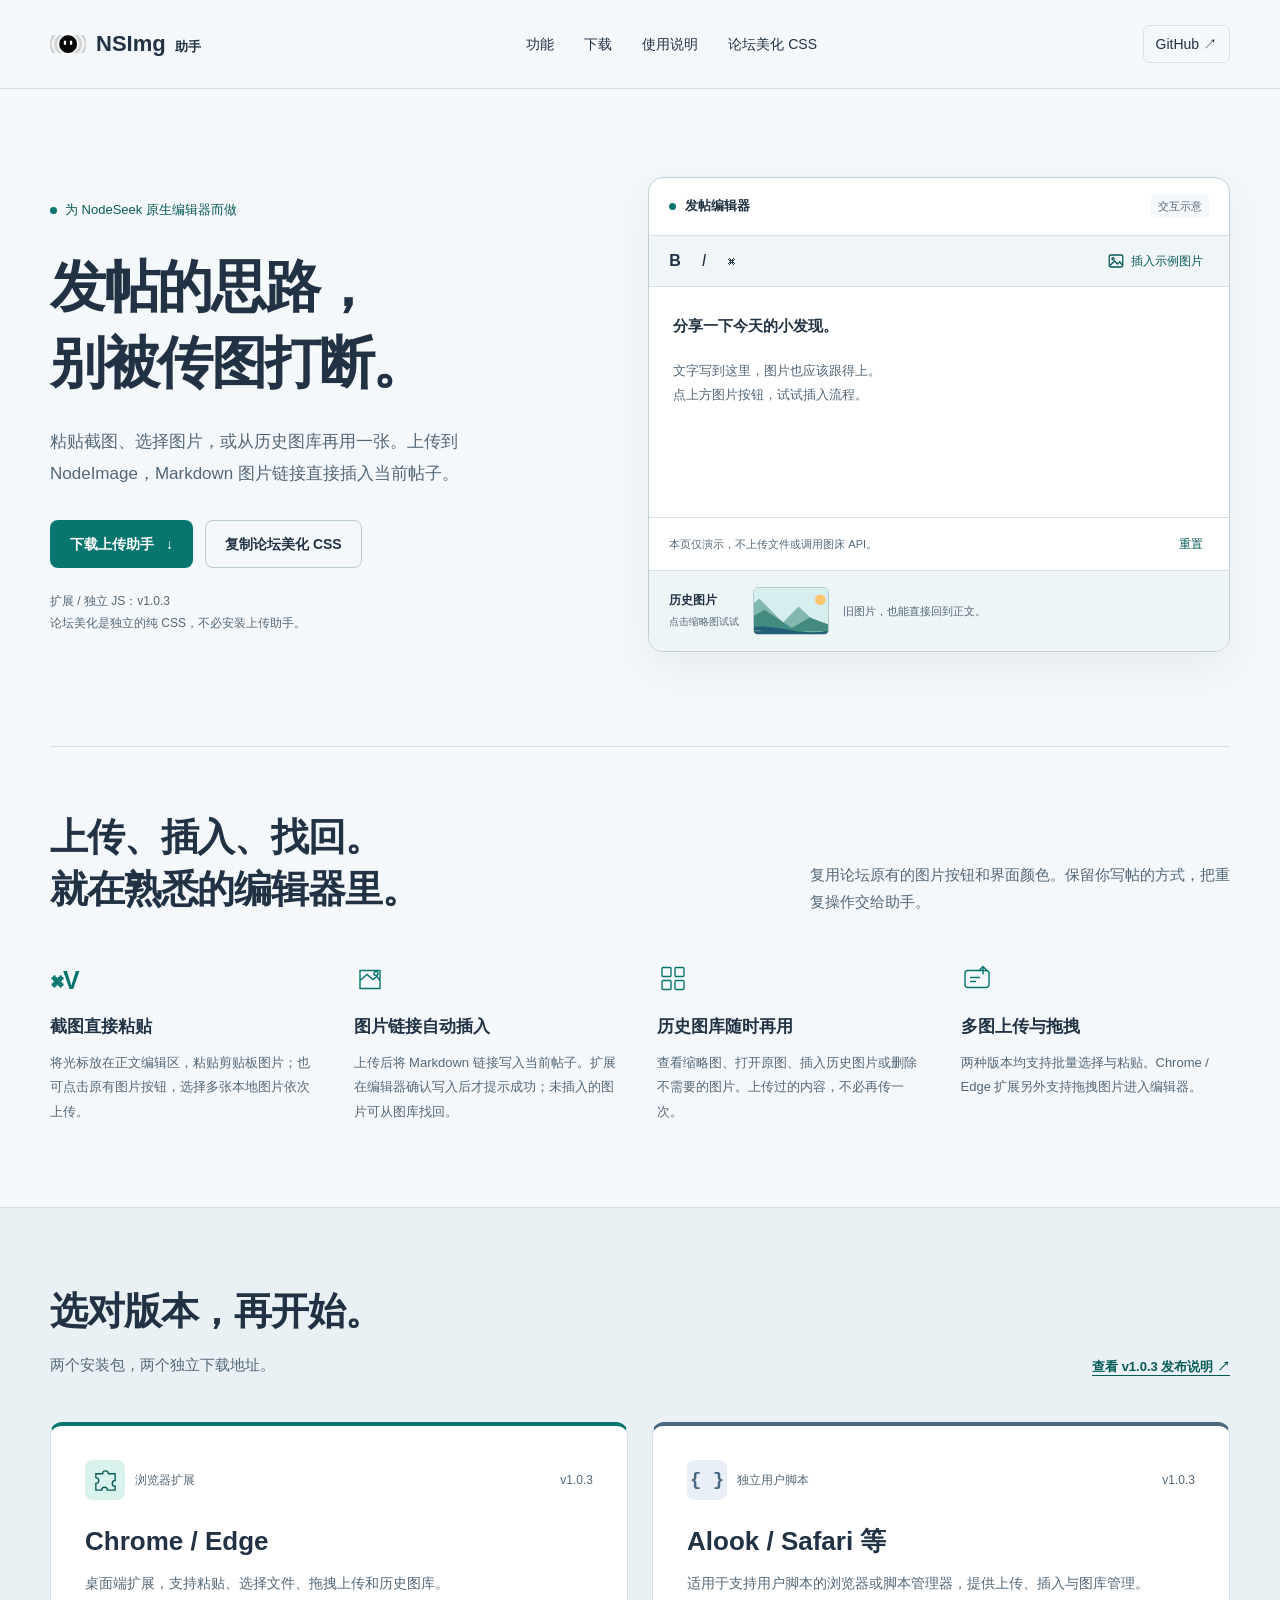
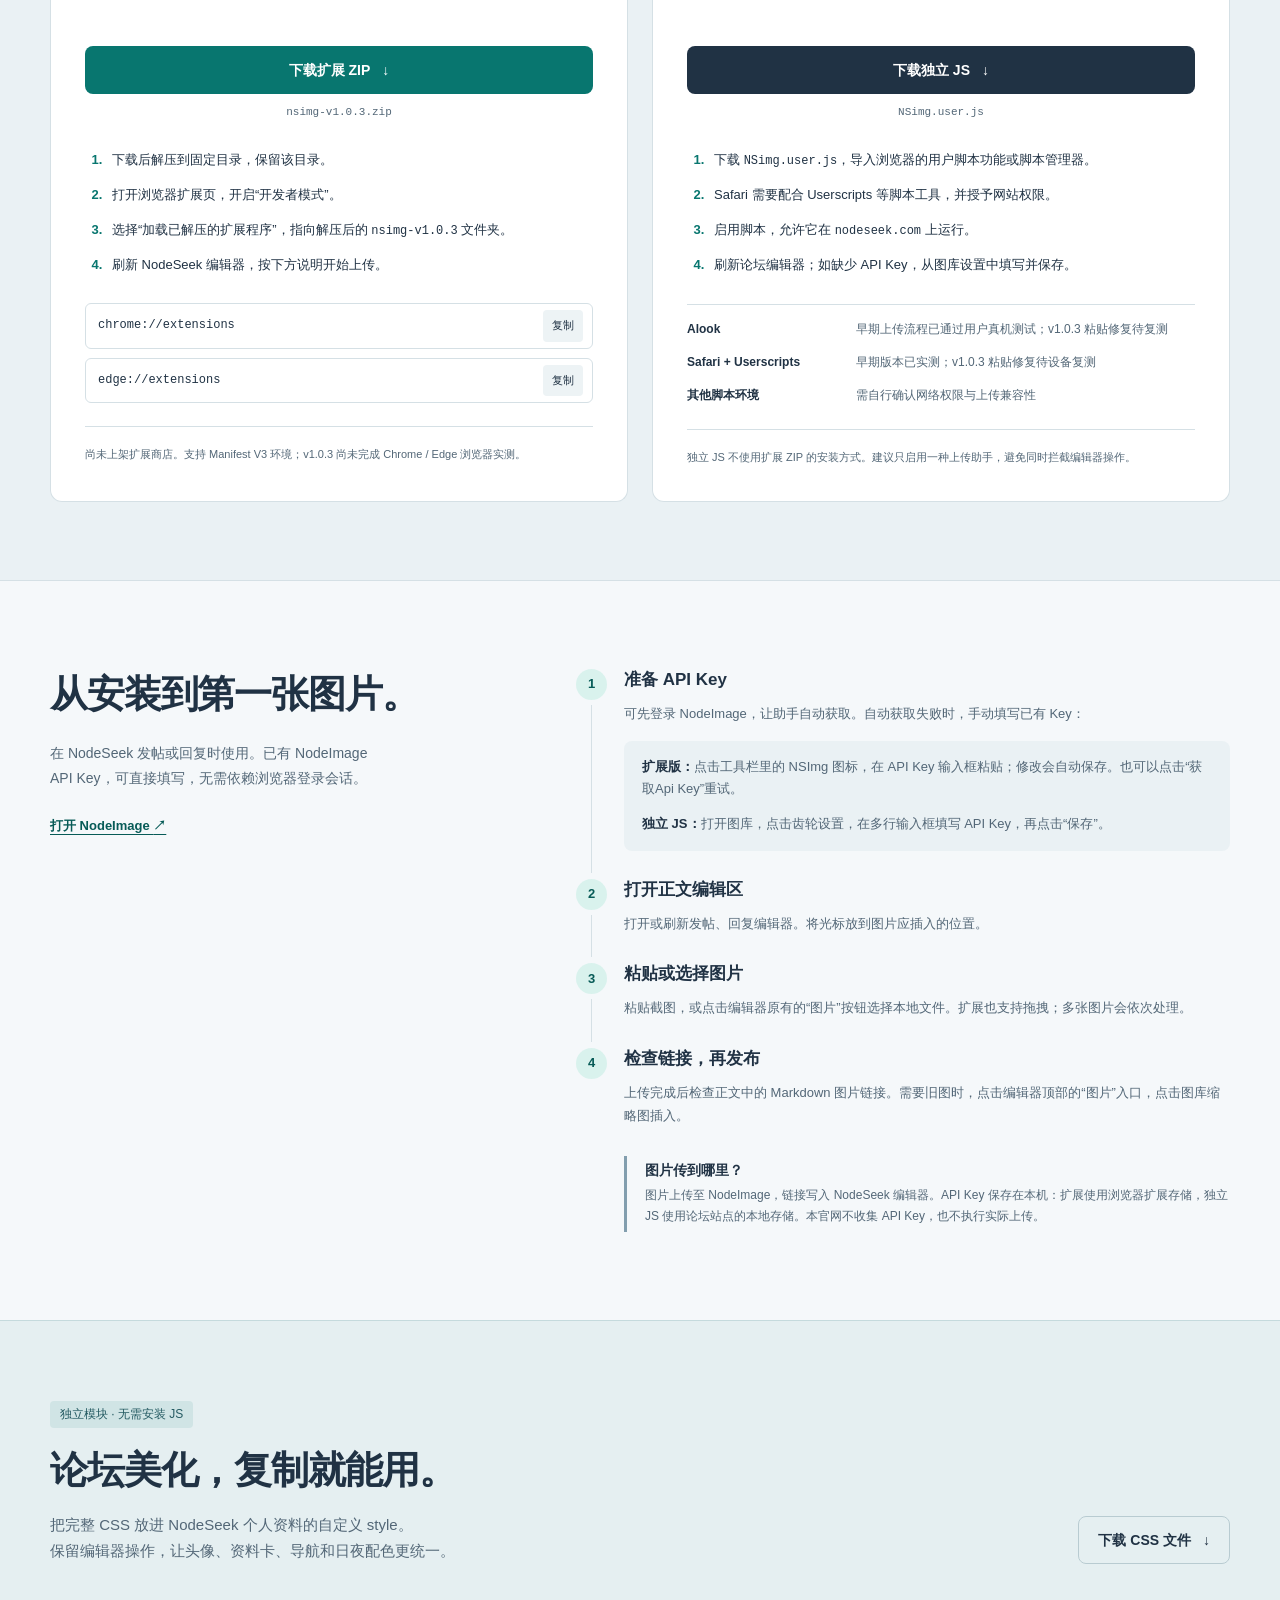
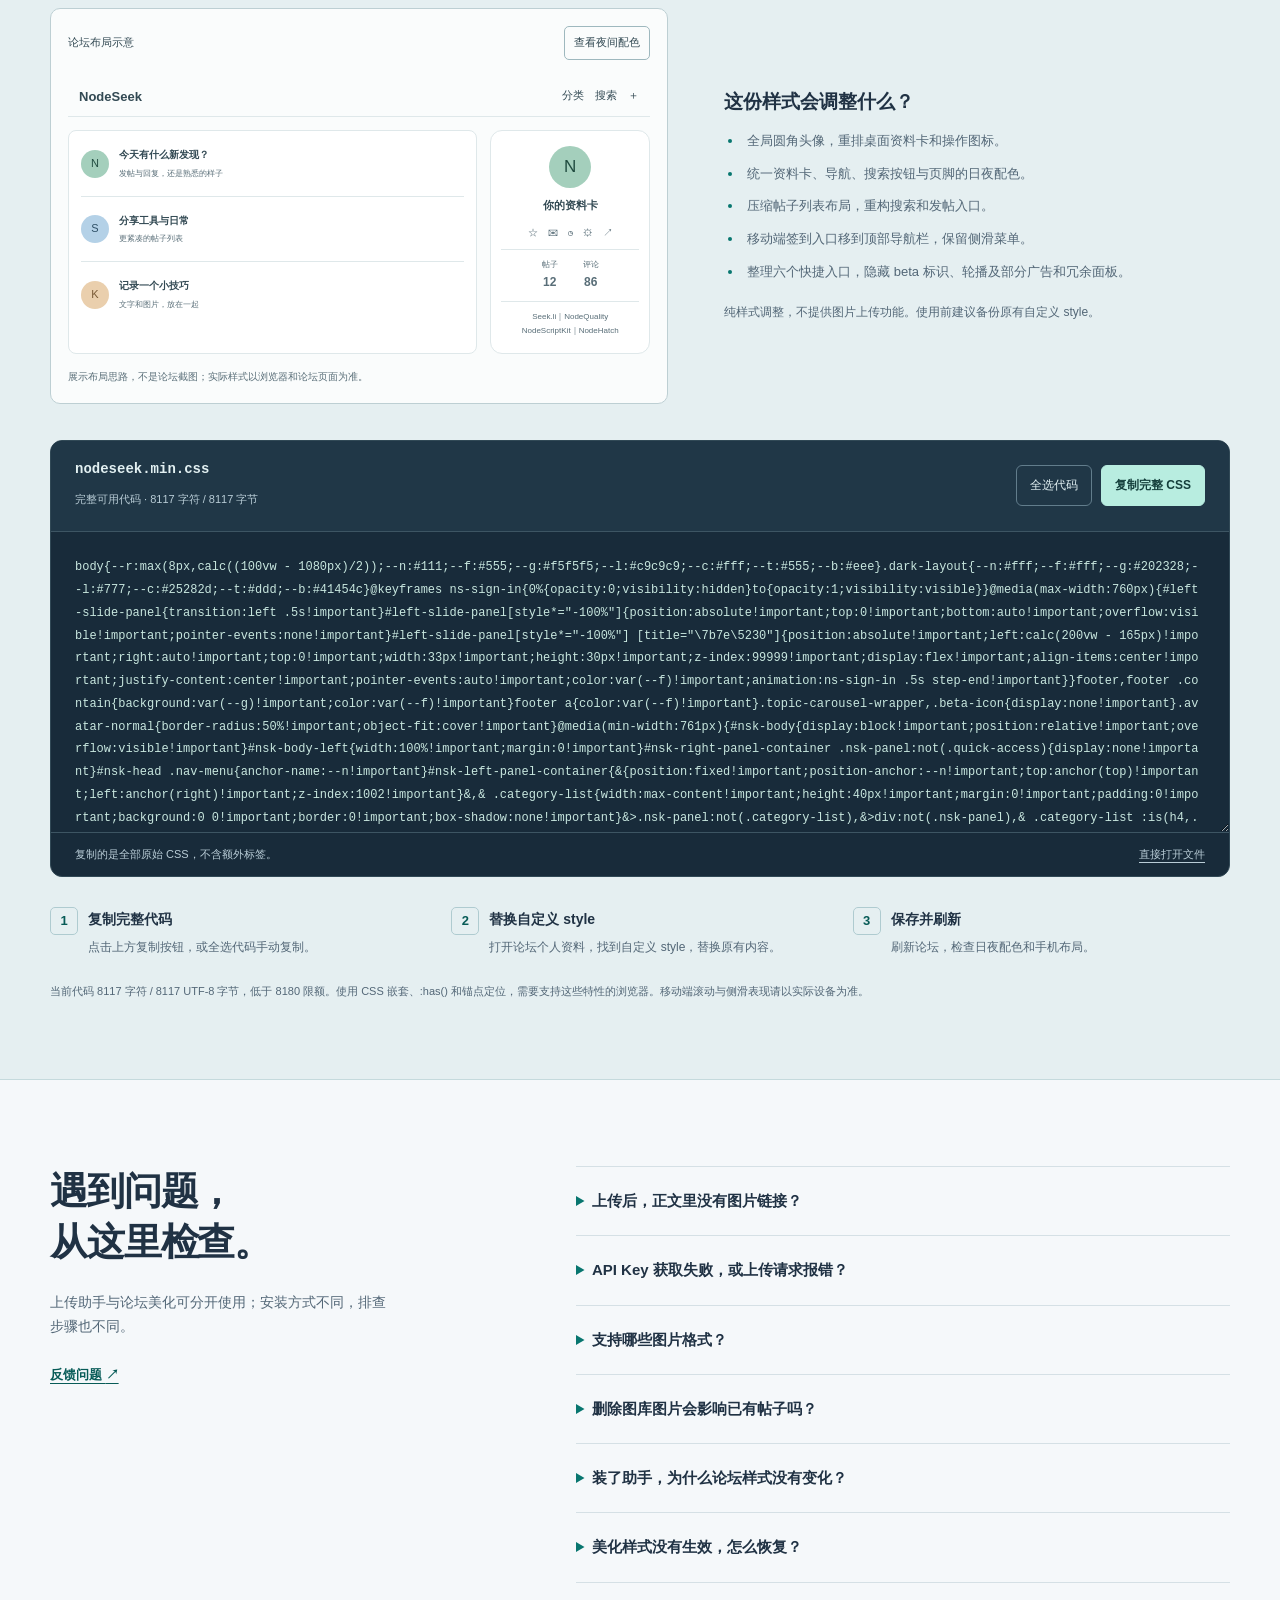
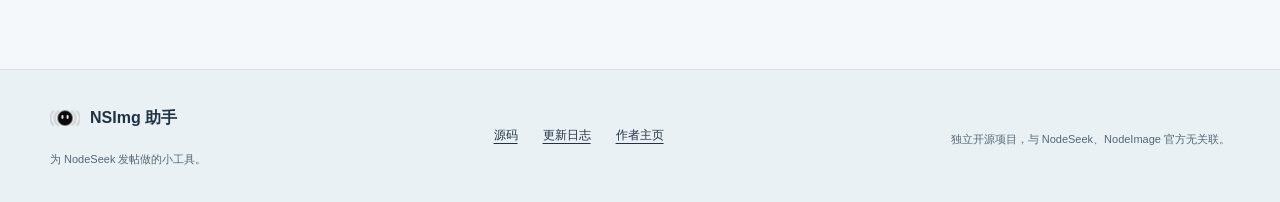
<file: docs/index.html>
<!doctype html>
<html lang="zh-CN">
<head>
  <meta charset="utf-8">
  <meta name="viewport" content="width=device-width, initial-scale=1">
  <meta name="theme-color" content="#f5f8fa">
  <title>NSImg 助手 · 图片上传与 NodeSeek 论坛美化</title>
  <meta name="description" content="为 NodeSeek 原生编辑器提供 NodeImage 图片上传、Markdown 插入与历史图库。分别下载浏览器扩展或独立 JS，一键复制论坛美化 CSS。">
  <meta property="og:title" content="NSImg 助手 · 发帖时，让图片顺手跟上">
  <meta property="og:description" content="扩展与独立 JS 下载、完整使用教程、可直接复制的 NodeSeek 美化 CSS。">
  <meta property="og:type" content="website">
  <link rel="canonical" href="https://nsimg.goforit.si/">
  <link rel="icon" href="site-assets/icon.png" type="image/png">
  <link rel="stylesheet" href="site-assets/style.css?v=20261004-2">
  <script src="site-assets/home.js?v=20261004-2" defer></script>
</head>
<body>
<a class="skip" href="#main">跳到主要内容</a>
<header class="site-header">
  <div class="container header-inner">
    <a class="brand" href="#"><img src="site-assets/icon.png" width="36" height="36" alt=""><span>NSImg <small>助手</small></span></a>
    <nav aria-label="主导航"><a href="#features">功能</a><a href="#download">下载</a><a href="#guide">使用说明</a><a href="#css">论坛美化 CSS</a></nav>
    <a class="source-link" href="https://github.com/5hux1n/NSimg" aria-label="GitHub 项目仓库">GitHub <span aria-hidden="true">↗</span></a>
  </div>
</header>
<main id="main">
  <section class="hero container" aria-labelledby="hero-title">
    <div class="hero-copy">
      <span class="product-tag"><span class="dot" aria-hidden="true"></span>为 NodeSeek 原生编辑器而做</span>
      <h1 id="hero-title">发帖的思路，<br>别被传图打断。</h1>
      <p class="hero-lead">粘贴截图、选择图片，或从历史图库再用一张。上传到 NodeImage，Markdown 图片链接直接插入当前帖子。</p>
      <div class="actions"><a class="button primary" href="#download">下载上传助手 <span aria-hidden="true">↓</span></a><a class="button secondary" href="#css">复制论坛美化 CSS</a></div>
      <p class="hero-note">扩展 / 独立 JS：v1.0.3<br>论坛美化是独立的纯 CSS，不必安装上传助手。</p>
    </div>
    <div class="workbench" aria-label="图片插入流程交互示意">
      <div class="workbench-top"><span><i class="dot" aria-hidden="true"></i> 发帖编辑器</span><span class="demo-badge">交互示意</span></div>
      <div class="editor-toolbar"><span aria-hidden="true"><b>B</b> <i>I</i> <span>⌘</span></span><button id="demo-insert" type="button"><svg viewBox="0 0 24 24" aria-hidden="true"><rect x="3" y="4" width="18" height="16" rx="2"/><circle cx="8" cy="9" r="1.5"/><path d="m4 18 6-6 4 4 3-3 4 5"/></svg>插入示例图片</button></div>
      <div class="editor-body"><p class="post-title">分享一下今天的小发现。</p><p id="demo-hint" class="editor-placeholder">文字写到这里，图片也应该跟得上。<br>点上方图片按钮，试试插入流程。</p><div id="demo-result" hidden><img src="site-assets/demo-landscape.svg" width="680" height="300" alt="山与海的示例插画"><code>![今日小发现](https://example.com/photo.png)</code></div></div>
      <div class="editor-status"><span id="demo-state" role="status">本页仅演示，不上传文件或调用图床 API。</span><button id="demo-reset" type="button">重置</button></div>
      <div class="gallery-strip"><span>历史图片<br><small>点击缩略图试试</small></span><button type="button" class="gallery-thumb" data-demo-gallery aria-label="插入历史示例图片：山与海"><img src="site-assets/demo-landscape.svg" width="92" height="62" alt=""></button><span class="gallery-caption">旧图片，也能直接回到正文。</span></div>
    </div>
  </section>

  <section id="features" class="feature-section container" aria-labelledby="features-title">
    <div class="section-heading"><div><h2 id="features-title">上传、插入、找回。<br>就在熟悉的编辑器里。</h2></div><p>复用论坛原有的图片按钮和界面颜色。保留你写帖的方式，把重复操作交给助手。</p></div>
    <div class="feature-grid">
      <article><span class="feature-symbol" aria-hidden="true">⌘V</span><h3>截图直接粘贴</h3><p>将光标放在正文编辑区，粘贴剪贴板图片；也可点击原有图片按钮，选择多张本地图片依次上传。</p></article>
      <article><svg class="feature-symbol icon" viewBox="0 0 32 32" aria-hidden="true"><path d="M6 8h20v18H6zM6 18l7-6 6 5 4-3 3 4"/><circle cx="22" cy="11" r="2"/></svg><h3>图片链接自动插入</h3><p>上传后将 Markdown 链接写入当前帖子。扩展在编辑器确认写入后才提示成功；未插入的图片可从图库找回。</p></article>
      <article><svg class="feature-symbol icon" viewBox="0 0 32 32" aria-hidden="true"><rect x="5" y="5" width="9" height="9" rx="1"/><rect x="18" y="5" width="9" height="9" rx="1"/><rect x="5" y="18" width="9" height="9" rx="1"/><rect x="18" y="18" width="9" height="9" rx="1"/></svg><h3>历史图库随时再用</h3><p>查看缩略图、打开原图、插入历史图片或删除不需要的图片。上传过的内容，不必再传一次。</p></article>
      <article><svg class="feature-symbol icon" viewBox="0 0 32 32" aria-hidden="true"><rect x="4" y="8" width="24" height="17" rx="3"/><path d="M9 15h10m-10 4h6M22 4v8m-4-4 4-4 4 4"/></svg><h3>多图上传与拖拽</h3><p>两种版本均支持批量选择与粘贴。Chrome / Edge 扩展另外支持拖拽图片进入编辑器。</p></article>
    </div>
  </section>

  <section id="download" class="download-section" aria-labelledby="download-title">
    <div class="container">
      <div class="section-heading"><div><h2 id="download-title">选对版本，再开始。</h2><p>两个安装包，两个独立下载地址。</p></div><a class="text-link" href="https://github.com/5hux1n/NSimg/releases/tag/v1.0.3">查看 v1.0.3 发布说明 <span aria-hidden="true">↗</span></a></div>
      <div class="download-grid">
        <article class="download-card extension-card">
          <div class="package-heading"><span class="package-mark" aria-hidden="true"><svg viewBox="0 0 28 28"><path d="M4 7h7a3 3 0 1 1 6 0h7v7a3 3 0 1 0 0 6v4h-8a3 3 0 1 0-6 0H4v-7a3 3 0 1 0 0-6z"/></svg></span><span class="package-type">浏览器扩展</span><span class="version">v1.0.3</span></div>
          <h3>Chrome / Edge</h3><p>桌面端扩展，支持粘贴、选择文件、拖拽上传和历史图库。</p>
          <a class="button primary download-link" href="downloads/nsimg-v1.0.3.zip" download="nsimg-v1.0.3.zip">下载扩展 ZIP <span aria-hidden="true">↓</span></a>
          <div class="file-label">nsimg-v1.0.3.zip</div>
          <ol class="install-steps"><li>下载后解压到固定目录，保留该目录。</li><li>打开浏览器扩展页，开启“开发者模式”。</li><li>选择“加载已解压的扩展程序”，指向解压后的 <code>nsimg-v1.0.3</code> 文件夹。</li><li>刷新 NodeSeek 编辑器，按下方说明开始上传。</li></ol>
          <div class="address-row"><code>chrome://extensions</code><button class="copy-small" type="button" data-copy-text="chrome://extensions" aria-label="复制 Chrome 扩展页面地址">复制</button></div>
          <div class="address-row"><code>edge://extensions</code><button class="copy-small" type="button" data-copy-text="edge://extensions" aria-label="复制 Edge 扩展页面地址">复制</button></div>
          <p class="package-note">尚未上架扩展商店。支持 Manifest V3 环境；v1.0.3 尚未完成 Chrome / Edge 浏览器实测。</p>
        </article>
        <article class="download-card script-card">
          <div class="package-heading"><span class="package-mark script-mark" aria-hidden="true">{ }</span><span class="package-type">独立用户脚本</span><span class="version">v1.0.3</span></div>
          <h3>Alook / Safari 等</h3><p>适用于支持用户脚本的浏览器或脚本管理器，提供上传、插入与图库管理。</p>
          <a class="button dark download-link" href="downloads/NSimg.user.js" download="NSimg.user.js">下载独立 JS <span aria-hidden="true">↓</span></a>
          <div class="file-label">NSimg.user.js</div>
          <ol class="install-steps"><li>下载 <code>NSimg.user.js</code>，导入浏览器的用户脚本功能或脚本管理器。</li><li>Safari 需要配合 Userscripts 等脚本工具，并授予网站权限。</li><li>启用脚本，允许它在 <code>nodeseek.com</code> 上运行。</li><li>刷新论坛编辑器；如缺少 API Key，从图库设置中填写并保存。</li></ol>
          <div class="support-list"><div><b>Alook</b><span>早期上传流程已通过用户真机测试；v1.0.3 粘贴修复待复测</span></div><div><b>Safari + Userscripts</b><span>早期版本已实测；v1.0.3 粘贴修复待设备复测</span></div><div><b>其他脚本环境</b><span>需自行确认网络权限与上传兼容性</span></div></div>
          <p class="package-note">独立 JS 不使用扩展 ZIP 的安装方式。建议只启用一种上传助手，避免同时拦截编辑器操作。</p>
        </article>
      </div>
    </div>
  </section>

  <section id="guide" class="guide-section container" aria-labelledby="guide-title">
    <div class="guide-intro"><h2 id="guide-title">从安装到第一张图片。</h2><p>在 NodeSeek 发帖或回复时使用。已有 NodeImage API Key，可直接填写，无需依赖浏览器登录会话。</p><a class="text-link" href="https://www.nodeimage.com/">打开 NodeImage <span aria-hidden="true">↗</span></a></div>
    <div class="guide-content">
      <ol class="usage-steps">
        <li><h3>准备 API Key</h3><p>可先登录 NodeImage，让助手自动获取。自动获取失败时，手动填写已有 Key：</p><div class="key-instructions"><p><b>扩展版：</b>点击工具栏里的 NSImg 图标，在 API Key 输入框粘贴；修改会自动保存。也可以点击“获取Api Key”重试。</p><p><b>独立 JS：</b>打开图库，点击齿轮设置，在多行输入框填写 API Key，再点击“保存”。</p></div></li>
        <li><h3>打开正文编辑区</h3><p>打开或刷新发帖、回复编辑器。将光标放到图片应插入的位置。</p></li>
        <li><h3>粘贴或选择图片</h3><p>粘贴截图，或点击编辑器原有的“图片”按钮选择本地文件。扩展也支持拖拽；多张图片会依次处理。</p></li>
        <li><h3>检查链接，再发布</h3><p>上传完成后检查正文中的 Markdown 图片链接。需要旧图时，点击编辑器顶部的“图片”入口，点击图库缩略图插入。</p></li>
      </ol>
      <aside class="privacy-note"><h3>图片传到哪里？</h3><p>图片上传至 NodeImage，链接写入 NodeSeek 编辑器。API Key 保存在本机：扩展使用浏览器扩展存储，独立 JS 使用论坛站点的本地存储。本官网不收集 API Key，也不执行实际上传。</p></aside>
    </div>
  </section>

  <section id="css" class="css-section" aria-labelledby="css-title">
    <div class="container">
      <div class="section-heading"><div><span class="module-tag">独立模块 · 无需安装 JS</span><h2 id="css-title">论坛美化，复制就能用。</h2><p>把完整 CSS 放进 NodeSeek 个人资料的自定义 style。<br>保留编辑器操作，让头像、资料卡、导航和日夜配色更统一。</p></div><a class="button secondary" href="downloads/nodeseek.min.css" download="nodeseek.min.css">下载 CSS 文件 <span aria-hidden="true">↓</span></a></div>
      <div class="css-overview">
        <div class="forum-preview" id="forum-preview"><div class="forum-preview-bar"><span>论坛布局示意</span><button id="theme-preview" type="button" aria-pressed="false">查看夜间配色</button></div><div class="mini-nav"><b>NodeSeek</b><span>分类　搜索　＋</span></div><div class="mini-layout"><div class="mini-posts"><div><span class="mini-avatar">N</span><span><b>今天有什么新发现？</b><small>发帖与回复，还是熟悉的样子</small></span></div><div><span class="mini-avatar blue">S</span><span><b>分享工具与日常</b><small>更紧凑的帖子列表</small></span></div><div><span class="mini-avatar peach">K</span><span><b>记录一个小技巧</b><small>文字和图片，放在一起</small></span></div></div><div class="mini-profile"><span class="mini-avatar profile-avatar">N</span><b>你的资料卡</b><span class="mini-tools">☆　✉　◷　⚙　↗</span><div class="mini-stats"><span>帖子<br><b>12</b></span><span>评论<br><b>86</b></span></div><small>Seek.li｜NodeQuality<br>NodeScriptKit｜NodeHatch</small></div></div><p class="preview-caption">展示布局思路，不是论坛截图；实际样式以浏览器和论坛页面为准。</p></div>
        <div class="css-feature-list"><h3>这份样式会调整什么？</h3><ul><li>全局圆角头像，重排桌面资料卡和操作图标。</li><li>统一资料卡、导航、搜索按钮与页脚的日夜配色。</li><li>压缩帖子列表布局，重构搜索和发帖入口。</li><li>移动端签到入口移到顶部导航栏，保留侧滑菜单。</li><li>整理六个快捷入口，隐藏 beta 标识、轮播及部分广告和冗余面板。</li></ul><p>纯样式调整，不提供图片上传功能。使用前建议备份原有自定义 style。</p></div>
      </div>
      <div class="code-container" aria-labelledby="code-title">
        <div class="code-toolbar"><div><h3 id="code-title">nodeseek.min.css</h3><span>完整可用代码 · <span id="css-size">8117 字符 / 8117 字节</span></span></div><div class="code-actions"><button id="select-css" type="button">全选代码</button><button id="copy-css" class="copy-main" type="button">复制完整 CSS</button></div></div>
        <label class="sr-only" for="css-code">NodeSeek 论坛美化完整 CSS，可选中复制</label>
        <textarea id="css-code" readonly spellcheck="false" wrap="soft" aria-describedby="css-copy-status">body{--r:max(8px,calc((100vw - 1080px)/2));--n:#111;--f:#555;--g:#f5f5f5;--l:#c9c9c9;--c:#fff;--t:#555;--b:#eee}.dark-layout{--n:#fff;--f:#fff;--g:#202328;--l:#777;--c:#25282d;--t:#ddd;--b:#41454c}@keyframes ns-sign-in{0%{opacity:0;visibility:hidden}to{opacity:1;visibility:visible}}@media(max-width:760px){#left-slide-panel{transition:left .5s!important}#left-slide-panel[style*="-100%"]{position:absolute!important;top:0!important;bottom:auto!important;overflow:visible!important;pointer-events:none!important}#left-slide-panel[style*="-100%"] [title="\7b7e\5230"]{position:absolute!important;left:calc(200vw - 165px)!important;right:auto!important;top:0!important;width:33px!important;height:30px!important;z-index:99999!important;display:flex!important;align-items:center!important;justify-content:center!important;pointer-events:auto!important;color:var(--f)!important;animation:ns-sign-in .5s step-end!important}}footer,footer .contain{background:var(--g)!important;color:var(--f)!important}footer a{color:var(--f)!important}.topic-carousel-wrapper,.beta-icon{display:none!important}.avatar-normal{border-radius:50%!important;object-fit:cover!important}@media(min-width:761px){#nsk-body{display:block!important;position:relative!important;overflow:visible!important}#nsk-body-left{width:100%!important;margin:0!important}#nsk-right-panel-container .nsk-panel:not(.quick-access){display:none!important}#nsk-head .nav-menu{anchor-name:--n!important}#nsk-left-panel-container{&amp;{position:fixed!important;position-anchor:--n!important;top:anchor(top)!important;left:anchor(right)!important;z-index:1002!important}&amp;,&amp; .category-list{width:max-content!important;height:40px!important;margin:0!important;padding:0!important;background:0 0!important;border:0!important;box-shadow:none!important}&amp;&gt;.nsk-panel:not(.category-list),&amp;&gt;div:not(.nsk-panel),&amp; .category-list :is(h4,.iconpark-icon,li:nth-child(-n+7)){display:none!important}}:is(.nav-menu,.category-list ul){&amp;{display:flex!important;align-items:center!important;height:40px!important;margin:0!important;padding:0!important}&amp; li{margin:0!important;padding:0!important;border:0!important;background:0 0!important}&amp; li a{display:flex!important;align-items:center!important;justify-content:center!important;height:40px!important;margin:0!important;padding:0 9px!important;background:0 0!important;border:0!important;border-radius:0!important;box-shadow:none!important;font-size:13px!important;font-weight:400!important;white-space:nowrap!important}&amp; li,&amp; li :is(a,span){color:var(--n)!important;-webkit-text-fill-color:var(--n)!important;opacity:1!important}}.user-card{&amp;{color:var(--t)!important;margin:0!important;padding:0!important;background:var(--c)!important;border:0!important;border-radius:16px!important;box-shadow:0 3px 8px #0004!important;overflow:hidden!important}&amp; .user-head{height:auto!important;min-height:0!important;display:flex!important;flex-direction:column!important;align-items:center!important;gap:12px!important;padding:22px 16px 16px!important;margin:0!important;background:var(--c)!important}&amp; .user-head&gt;.menu{display:contents!important}&amp; .user-head&gt;a{margin:0!important}&amp; .user-head .avatar-normal{width:72px!important;height:72px!important;margin:0!important}&amp; .menu&gt;a{margin:0!important;font-size:16px!important}&amp; .menu&gt;div{display:grid!important;align-items:center!important;text-align:center!important;grid-auto-flow:column!important;grid-auto-columns:1fr!important;gap:0!important;width:100%!important;margin:0!important}&amp; .menu&gt;div svg{margin:0!important}&amp; .menu&gt;div&gt;a:empty{display:none!important}&amp; .menu&gt;div&gt;*{display:flex!important;justify-content:center!important;margin:0!important}&amp; :is(.user-stat,.stat-block,.stat-block&gt;div,.stat-block a){background:var(--c)!important}&amp; .user-stat{margin:0!important;padding:16px!important;border:0!important;border-top:1px solid var(--b)!important;display:grid!important;grid-template-columns:1fr 1fr!important;gap:16px!important}&amp; :is(.user-stat,.stat-block){border-radius:0!important;box-shadow:none!important}&amp; .stat-block{display:flex!important;flex-direction:column!important;gap:12px!important}&amp; .stat-block&gt;div,&amp; .stat-block&gt;div&gt;a{transform:none!important;display:flex!important;align-items:center!important;gap:6px!important}&amp; :is(a,svg){color:var(--t)!important}&amp; .usercard-button-group{padding:0 16px 16px!important}}body&gt;.user-card{z-index:1104!important}#nsk-right-panel-container{position:fixed!important;top:56px!important;right:var(--r)!important;width:248px!important;display:flex!important;flex-wrap:wrap!important;justify-content:center!important;gap:0!important;margin:0!important;padding:16px!important;z-index:1102!important;background:var(--c)!important;border-radius:16px!important;box-shadow:0 3px 8px #0004!important;&amp;&gt;.user-card{margin:-16px -16px 8px!important;flex:0 0 280px!important;border-bottom:1px solid var(--b)!important;border-radius:16px 16px 0 0!important;box-shadow:none!important}&amp;&gt;div:has(&gt;.promotation-item),&amp; :is(.quick-access,.quick-access ul,.quick-access li:has([href="/lucky"])){display:contents!important}&amp; .quick-access :is(h4,li:not(:has([href="/lucky"]))){display:none!important}&amp; :is(.promotation-item,[href="/lucky"]){width:auto!important;display:flex!important;align-items:center!important;height:28px!important;margin:0!important;padding:0!important;font-size:12px!important;border:0!important;box-shadow:none!important;color:var(--t)!important;background:none!important}&amp; [href="/lucky"]{order:1!important}&amp; .promotation-item:not(:has(img:is([alt="Seek.li"],[alt=NodeQuality],[alt=NodeScriptKit],[alt=NodeHatch],[alt="NFD2.0"]))){display:none!important}&amp; :is(.promotation-item img,[href="/lucky"] svg){display:none!important}&amp; .promotation-item{&amp;:before{content:var(--s)}&amp;[href*="seek.li"]{--s:"Seek.li"}&amp;[href*=nodequality]{--s:"NodeQuality"}&amp;[href*=NodeScriptKit]{--s:"NodeScriptKit"}&amp;[href*="132849"]{--s:"NodeHatch"}&amp;[href*="286885"]{--s:"NFD2.0"}}&amp; :is([href*="seek.li"],[href*=nodequality],[href*="132849"],[href*="286885"]):after{content:"\ff5c";margin:0 4px;color:var(--b)}}#nsk-head{&amp; .search-box{right:calc(var(--r) + 80px)!important;overflow:visible!important}&amp; .color-theme-switcher{right:calc(var(--r) + 40px)!important}&amp; #search-site2{position:absolute!important;inset:0!important;margin:0!important;cursor:pointer!important;outline:0!important;width:32px!important;padding:0!important;color:transparent!important;background:0 0!important;box-shadow:none!important}&amp; #search-site2::placeholder{color:transparent!important}&amp; .search-icon{position:absolute!important;top:50%!important;left:50%!important;right:auto!important;width:16px!important;height:16px!important;margin:0!important;transform:translate(-50%,-50%)!important;pointer-events:none!important;z-index:2!important}}#nsk-head :is(.search-box,.color-theme-switcher),div:has(&gt;.btn.new-discussion){position:fixed!important;top:4px!important;z-index:1102!important;width:32px!important;height:32px!important;margin:0!important;padding:0!important}#nsk-head :is(#search-site2,.color-theme-switcher),.btn.new-discussion{height:32px!important;border:1px solid var(--l)!important;border-radius:4px!important;box-sizing:border-box!important}#nsk-head .color-theme-switcher,.btn.new-discussion{width:32px!important;display:flex!important;align-items:center!important;justify-content:center!important;margin:0!important;padding:0!important;color:var(--f)!important;background:0 0!important;box-shadow:none!important;line-height:1!important}div:has(&gt;.btn.new-discussion){right:var(--r)!important;display:block!important}.btn.new-discussion :is(span,svg){display:none!important}.btn.new-discussion:before{content:"+";display:block!important;color:var(--f)!important;font:22px/28px Arial,sans-serif!important}}@media(761px&lt;=width&lt;=1400px){#nsk-right-panel-container&gt;:not(:has(&gt;.btn.new-discussion)){display:none!important}#nsk-right-panel-container{display:contents!important}}@media(761px&lt;=width&lt;=1100px){#nsk-left-panel-container{display:none!important}}@media(min-width:1401px){#nsk-body{width:780px!important;left:-150px!important}}.with-mask{z-index:1200!important}</textarea>
        <div class="code-footer"><span id="css-copy-status" role="status">复制的是全部原始 CSS，不含额外标签。</span><a href="downloads/nodeseek.min.css">直接打开文件</a></div>
      </div>
      <ol class="css-install"><li><b>复制完整代码</b><span>点击上方复制按钮，或全选代码手动复制。</span></li><li><b>替换自定义 style</b><span>打开论坛个人资料，找到自定义 style，替换原有内容。</span></li><li><b>保存并刷新</b><span>刷新论坛，检查日夜配色和手机布局。</span></li></ol>
      <p class="css-compat">当前代码 8117 字符 / 8117 UTF-8 字节，低于 8180 限额。使用 CSS 嵌套、:has() 和锚点定位，需要支持这些特性的浏览器。移动端滚动与侧滑表现请以实际设备为准。</p>
    </div>
  </section>

  <section class="faq-section container" aria-labelledby="faq-title">
    <div class="faq-intro"><h2 id="faq-title">遇到问题，<br>从这里检查。</h2><p>上传助手与论坛美化可分开使用；安装方式不同，排查步骤也不同。</p><a class="text-link" href="https://github.com/5hux1n/NSimg/issues">反馈问题 <span aria-hidden="true">↗</span></a></div>
    <div class="faq-list">
      <details><summary>上传后，正文里没有图片链接？</summary><p>确认当前页面有发帖或回复编辑器，光标在正文中。图片可能已经上传成功，可打开历史图库重新插入；不要因插入失败反复上传同一张图片。</p></details>
      <details><summary>API Key 获取失败，或上传请求报错？</summary><p>自动获取需要相应的 NodeImage 登录状态；已有 Key 可以直接手动填写。独立 JS 填写后需要点击“保存”。查看错误信息和网络权限：401 / 403 可能是认证或访问拒绝，其他网络错误也会影响上传，不代表保存的 Key 一定失效。</p></details>
      <details><summary>支持哪些图片格式？</summary><p>扩展会检查 PNG、JPEG、GIF、WebP、BMP 的真实文件头，避免扩展名与内容不符。独立 JS 将所选图片交给浏览器上传，最终能否接收由 NodeImage 决定。</p></details>
      <details><summary>删除图库图片会影响已有帖子吗？</summary><p>图库删除操作会删除 NodeImage 上的图片，无法恢复。使用该图片链接的历史帖子可能因此无法显示，请在删除前确认。</p></details>
      <details><summary>装了助手，为什么论坛样式没有变化？</summary><p>上传助手不会自动安装论坛美化。需要在上方独立 CSS 模块复制完整代码，再到论坛个人资料的自定义 style 中保存。CSS 无需扩展或独立 JS 即可使用。</p></details>
      <details><summary>美化样式没有生效，怎么恢复？</summary><p>确认复制了完整代码、保存成功并刷新页面。样式依赖较新的浏览器特性；论坛页面更新也可能影响选择器。清空自定义 style，或恢复事先备份的内容，即可撤销美化。</p></details>
    </div>
  </section>
</main>
<footer class="site-footer"><div class="container footer-inner"><div><a class="brand" href="#"><img src="site-assets/icon.png" width="30" height="30" alt=""><span>NSImg 助手</span></a><p>为 NodeSeek 发帖做的小工具。</p></div><nav aria-label="页脚导航"><a href="https://github.com/5hux1n/NSimg">源码</a><a href="https://github.com/5hux1n/NSimg/blob/main/CHANGELOG.md">更新日志</a><a href="https://mjh.im/">作者主页</a></nav><p class="footer-note">独立开源项目，与 NodeSeek、NodeImage 官方无关联。</p></div></footer>
<div id="copy-feedback" class="copy-feedback" role="status"></div>
<noscript><p class="noscript-note">下载和使用说明仍可查看。复制 CSS 时，请在代码框中手动全选复制。</p></noscript>
</body>
</html>
</file>
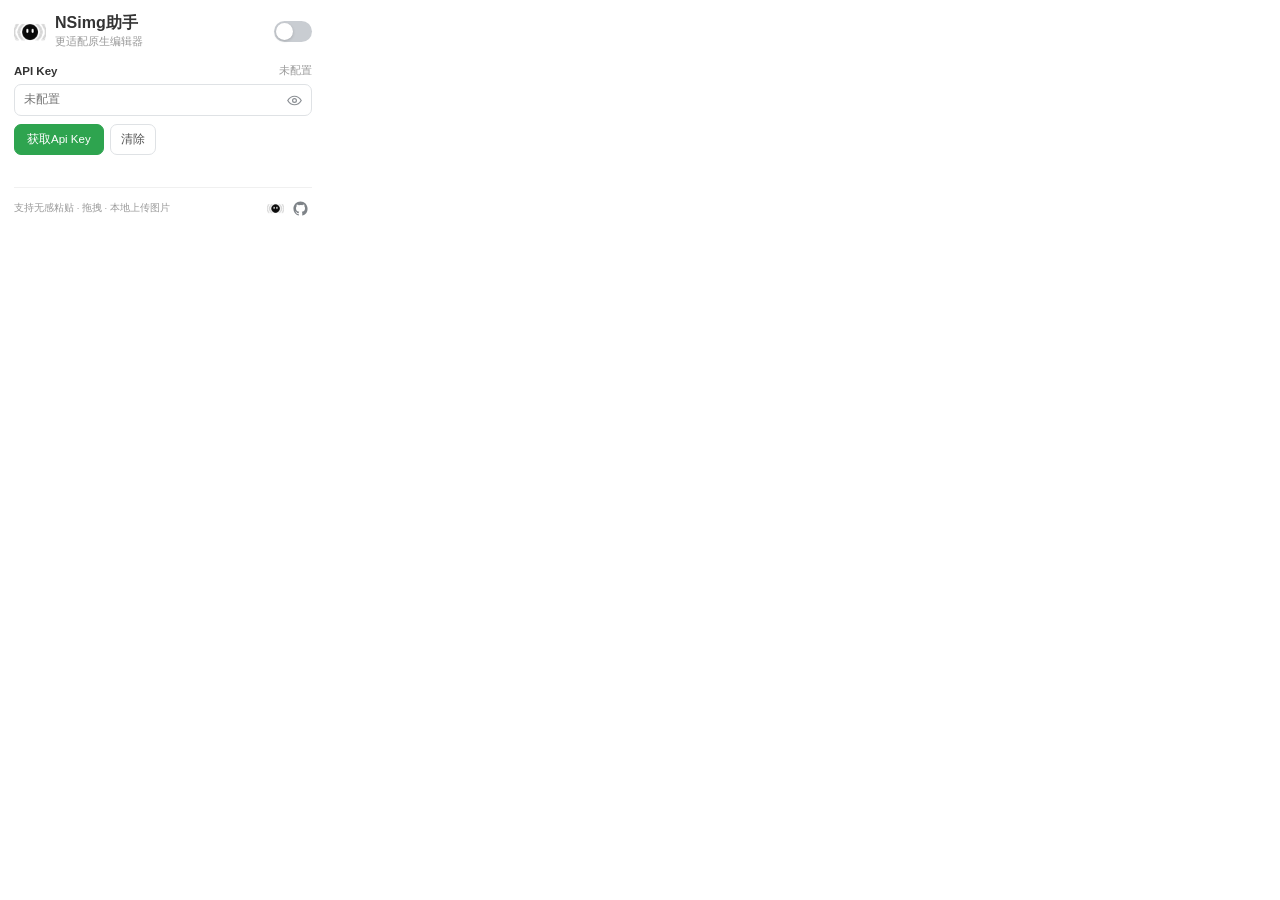
<file: extension/popup.html>
<!doctype html>
<html lang="zh-CN"><head><meta charset="utf-8"><meta name="viewport" content="width=device-width,initial-scale=1"><title>NSimg助手</title><link rel="stylesheet" href="popup.css"></head>
<body><main>
<header>
  <div class="brand"><img src="icons/48.png" alt=""><div><h1>NSimg助手</h1><p>更适配原生编辑器</p></div></div>
  <label class="switch" title="启用/停止"><input id="enabled" type="checkbox"><span></span></label>
</header>
<section class="settings">
  <div class="labelRow"><label for="key">API Key</label><span id="keyHint">未配置</span></div>
  <div class="keyRow">
    <div class="inputWrap"><input id="key" type="password" autocomplete="off" spellcheck="false" placeholder="未配置"><button id="toggle" class="eyeBtn" type="button" title="显示 API Key" aria-label="显示 API Key"><svg viewBox="0 0 24 24" aria-hidden="true"><path d="M2.5 12s3.5-6 9.5-6 9.5 6 9.5 6-3.5 6-9.5 6-9.5-6-9.5-6Z"/><circle cx="12" cy="12" r="2.7"/></svg></button></div>
  </div>
  <div class="actions"><button id="refresh" class="primary">获取Api Key</button><button id="clear">清除</button></div>
  <p id="message" aria-live="polite"></p>
</section>
<footer>
  <span>支持无感粘贴 · 拖拽 · 本地上传图片</span>
  <nav>
    <button id="openNodeImage" class="footerIcon" type="button" title="打开 NodeImage" aria-label="打开 NodeImage"><img class="nodeimageIcon" src="icons/48.png" alt="" aria-hidden="true"></button>
    <button id="openGithub" class="footerIcon" type="button" title="GitHub · 5hux1n/nsimg" aria-label="打开 GitHub 项目"><svg viewBox="0 0 24 24" aria-hidden="true"><path fill-rule="evenodd" d="M12 2C6.48 2 2 6.58 2 12.23c0 4.52 2.87 8.35 6.84 9.7.5.1.68-.22.68-.49 0-.24-.01-1.05-.01-1.9-2.78.62-3.37-1.21-3.37-1.21-.45-1.18-1.11-1.49-1.11-1.49-.91-.64.07-.63.07-.63 1 .08 1.53 1.06 1.53 1.06.9 1.56 2.35 1.11 2.92.85.09-.66.35-1.11.64-1.37-2.22-.26-4.56-1.14-4.56-5.06 0-1.12.39-2.03 1.03-2.75-.1-.26-.45-1.3.1-2.71 0 0 .84-.28 2.75 1.05A9.35 9.35 0 0 1 12 6.94c.85 0 1.71.12 2.51.35 1.91-1.33 2.75-1.05 2.75-1.05.55 1.41.2 2.45.1 2.71.64.72 1.03 1.63 1.03 2.75 0 3.93-2.34 4.8-4.57 5.05.36.32.68.95.68 1.92 0 1.39-.01 2.5-.01 2.84 0 .27.18.59.69.49A10.23 10.23 0 0 0 22 12.23C22 6.58 17.52 2 12 2Z"/></svg></button>
  </nav>
</footer>
</main><script src="popup.js"></script></body></html>
</file>
<file: docs/site-assets/style.css>
:root {
  --ink: #203244;
  --muted: #536777;
  --accent: #08766f;
  --accent-dark: #075b57;
  --aqua: #d9f2ed;
  --paper: #f5f8fa;
  --line: #d5e0e5;
  --white: #fff;
  --radius: 12px;
  color-scheme: light;
  font-family: "Avenir Next", "PingFang SC", "Microsoft YaHei", sans-serif;
}
* { box-sizing: border-box; }
html { scroll-behavior: smooth; scroll-padding-top: 100px; }
body { margin: 0; background: var(--paper); color: var(--ink); line-height: 1.75; }
a { color: inherit; text-underline-offset: 4px; }
button, input, textarea { font: inherit; }
button, a { -webkit-tap-highlight-color: transparent; touch-action: manipulation; }
button { cursor: pointer; }
button:disabled { cursor: wait; }
button:focus-visible, a:focus-visible, textarea:focus-visible { outline: 3px solid #149a8d; outline-offset: 4px; }
button:focus:not(:focus-visible) { outline: none; }
button svg { width: 18px; height: 18px; fill: none; stroke: currentColor; stroke-width: 1.7; }
img { max-width: 100%; height: auto; display: block; }
[hidden] { display: none !important; }
h1, h2, h3, p { margin: 0; }
h1, h2, h3 { line-height: 1.35; }
h1 { font-size: clamp(36px, 4.4vw, 62px); font-weight: 750; letter-spacing: -.04em; }
h2 { font-size: clamp(28px, 3vw, 38px); font-weight: 700; letter-spacing: -.03em; }
h3 { font-size: 19px; font-weight: 650; }
code { font-family: "SFMono-Regular", Consolas, "Liberation Mono", monospace; }
.container { width: min(1180px, calc(100% - 64px)); margin-inline: auto; }
.skip { position: fixed; top: -80px; left: 16px; z-index: 100; background: var(--ink); color: white; padding: 10px 18px; border-radius: 6px; }
.skip:focus { top: 12px; }
.sr-only { position: absolute; width: 1px; height: 1px; padding: 0; margin: -1px; overflow: hidden; clip: rect(0,0,0,0); white-space: nowrap; border: 0; }
.site-header { background: var(--paper); border-bottom: 1px solid var(--line); }
.header-inner { display: flex; align-items: center; justify-content: space-between; gap: 28px; min-height: 88px; }
.brand { display: inline-flex; gap: 10px; align-items: center; font-weight: 750; font-size: 22px; text-decoration: none; flex-shrink: 0; }
.brand small { font-size: 13px; font-weight: 600; padding-left: 3px; }
.header-inner nav { display: flex; gap: 30px; font-size: 14px; }
.header-inner nav a, .source-link { text-decoration: none; }
.header-inner nav a:hover, .source-link:hover { color: var(--accent); }
.source-link { font-size: 14px; padding: 6px 12px; border: 1px solid var(--line); border-radius: 7px; }
.hero { display: grid; grid-template-columns: .95fr 1.05fr; gap: 72px; align-items: center; padding-block: 88px 94px; }
.product-tag { display: inline-flex; gap: 8px; align-items: center; font-size: 13px; color: var(--accent-dark); margin-bottom: 27px; }
.dot { display: inline-block; width: 7px; height: 7px; border-radius: 50%; background: var(--accent); flex-shrink: 0; }
.hero-lead { font-size: 17px; line-height: 1.9; color: var(--muted); max-width: 460px; margin-top: 25px; }
.actions { display: flex; align-items: center; gap: 12px; flex-wrap: wrap; margin-top: 30px; }
.button { display: inline-flex; align-items: center; justify-content: center; gap: 12px; min-height: 48px; padding: 11px 19px; border-radius: 8px; text-decoration: none; font-size: 14px; font-weight: 650; border: 1px solid transparent; line-height: 1.5; transition: background .15s; }
.primary { background: var(--accent); color: white; }
.primary:hover { background: var(--accent-dark); }
.secondary { background: transparent; color: var(--ink); border-color: #b8cbd1; }
.secondary:hover { background: #e7eff2; }
.dark { background: var(--ink); color: white; }
.dark:hover { background: #324d65; }
.hero-note { font-size: 12px; color: var(--muted); margin-top: 22px; line-height: 1.85; }
.workbench { background: var(--white); border: 1px solid #bfced7; border-radius: 15px; overflow: hidden; box-shadow: 0 15px 40px #254c6512; }
.workbench-top { display: flex; justify-content: space-between; align-items: center; padding: 17px 20px; font-size: 13px; }
.workbench-top > span:first-child { display: flex; align-items: center; gap: 9px; font-weight: 650; }
.demo-badge { font-size: 11px; color: var(--muted); background: var(--paper); border-radius: 4px; padding: 2px 7px; }
.editor-toolbar { display: flex; align-items: center; justify-content: space-between; padding: 9px 20px; border-block: 1px solid var(--line); background: #f0f5f7; }
.editor-toolbar > span { display: inline-flex; gap: 21px; }
.editor-toolbar button { display: inline-flex; align-items: center; gap: 6px; border: 0; background: transparent; color: var(--accent-dark); font-size: 12px; min-height: 32px; }
.editor-body { min-height: 230px; padding: 26px 24px; }
.post-title { font-weight: 650; font-size: 15px; margin-bottom: 19px; }
.editor-placeholder { color: var(--muted); font-size: 13px; line-height: 1.9; }
#demo-result img { width: 100%; aspect-ratio: 680 / 220; object-fit: cover; border-radius: 6px; margin-bottom: 10px; }
#demo-result code { display: block; font-size: 11px; color: var(--accent-dark); overflow-wrap: anywhere; }
.editor-status { display: flex; align-items: center; justify-content: space-between; gap: 14px; padding: 11px 20px; border-top: 1px solid var(--line); font-size: 11px; color: var(--muted); }
.editor-status button { border: 0; background: transparent; color: var(--accent-dark); font-size: 12px; min-height: 30px; flex-shrink: 0; }
.gallery-strip { border-top: 1px solid var(--line); padding: 16px 20px; display: flex; align-items: center; gap: 14px; background: #eef5f6; }
.gallery-strip > span:first-child { font-size: 12px; font-weight: 600; flex-shrink: 0; }
.gallery-strip small { font-size: 10px; color: var(--muted); font-weight: 400; }
.gallery-thumb { padding: 0; width: 76px; border: 1px solid #b7ced1; border-radius: 5px; overflow: hidden; background: #d7eeef; }
.gallery-thumb img { width: 100%; height: 46px; object-fit: cover; }
.gallery-caption { color: var(--muted); font-size: 11px; }
.section-heading { display: flex; align-items: flex-end; justify-content: space-between; gap: 60px; margin-bottom: 44px; }
.section-heading p { color: var(--muted); font-size: 15px; max-width: 420px; margin-top: 15px; }
.feature-section { border-top: 1px solid var(--line); padding-block: 65px 82px; }
.feature-grid { display: grid; grid-template-columns: repeat(4, 1fr); gap: 34px; }
.feature-symbol { height: 39px; display: block; font-size: 25px; font-weight: 600; margin-bottom: 18px; color: var(--accent); }
.feature-symbol.icon { width: 32px; fill: none; stroke: currentColor; stroke-width: 1.4; }
.feature-grid h3 { font-size: 17px; margin-bottom: 12px; }
.feature-grid p { font-size: 13px; color: var(--muted); line-height: 1.9; }
.download-section { background: #eaf1f4; border-block: 1px solid var(--line); padding-block: 78px; }
.text-link { font-size: 13px; color: var(--accent-dark); font-weight: 600; }
.download-grid { display: grid; grid-template-columns: 1fr 1fr; gap: 24px; }
.download-card { padding: 34px; background: var(--white); border: 1px solid var(--line); border-radius: var(--radius); }
.extension-card { border-top: 4px solid var(--accent); }
.script-card { border-top: 4px solid #49687f; }
.package-heading { display: flex; align-items: center; gap: 10px; margin-bottom: 24px; font-size: 12px; }
.package-mark { display: grid; place-items: center; width: 40px; height: 40px; background: var(--aqua); color: var(--accent-dark); border-radius: 8px; }
.package-mark svg { width: 27px; height: 27px; fill: none; stroke: currentColor; stroke-width: 1.4; }
.script-mark { background: #e9eff6; color: #49687f; font: 600 19px Consolas, monospace; }
.package-type { color: var(--muted); }
.version { margin-left: auto; color: var(--muted); font-size: 12px; }
.download-card h3 { font-size: 26px; margin-bottom: 12px; }
.download-card > p:not(.package-note) { font-size: 14px; color: var(--muted); min-height: 52px; }
.download-link { margin-top: 23px; width: 100%; }
.file-label { font: 11px/1.6 Consolas, monospace; text-align: center; color: var(--muted); margin-top: 10px; }
.install-steps { margin: 27px 0; padding-left: 21px; font-size: 13px; }
.install-steps li { padding-left: 6px; margin-bottom: 12px; }
.install-steps li::marker { color: var(--accent); font-weight: 600; }
.install-steps code { font-size: 12px; overflow-wrap: anywhere; }
.address-row { display: flex; align-items: center; justify-content: space-between; gap: 10px; padding: 6px 9px 6px 12px; border: 1px solid var(--line); border-radius: 6px; margin-top: 9px; }
.address-row code { font-size: 12px; }
.copy-small { padding: 6px 9px; font-size: 11px; border: 0; border-radius: 4px; background: #edf3f5; color: var(--ink); }
.package-note { font-size: 11px; color: var(--muted); margin-top: 23px; padding-top: 18px; border-top: 1px solid var(--line); }
.support-list { border-top: 1px solid var(--line); padding-top: 14px; font-size: 12px; }
.support-list > div { display: grid; grid-template-columns: 155px 1fr; gap: 14px; margin-bottom: 12px; }
.support-list span { color: var(--muted); }
.guide-section { display: grid; grid-template-columns: .8fr 1.2fr; gap: 90px; padding-block: 88px; }
.guide-intro p, .faq-intro p { color: var(--muted); font-size: 14px; margin-block: 21px; max-width: 340px; }
.usage-steps { list-style: none; counter-reset: usage; margin: 0; padding: 0; }
.usage-steps > li { position: relative; padding: 0 0 28px 48px; counter-increment: usage; }
.usage-steps > li:not(:last-child)::after { content: ""; position: absolute; left: 15px; top: 36px; bottom: 6px; width: 1px; background: var(--line); }
.usage-steps > li::before { content: counter(usage); position: absolute; inset: 0 auto auto 0; width: 31px; height: 31px; border-radius: 50%; display: grid; place-items: center; background: var(--aqua); color: var(--accent-dark); font-size: 13px; font-weight: 650; }
.usage-steps h3 { font-size: 17px; margin-bottom: 11px; }
.usage-steps p { color: var(--muted); font-size: 13px; }
.key-instructions { background: #eaf1f4; border-radius: 8px; padding: 15px 18px; margin-top: 15px; }
.key-instructions p + p { margin-top: 12px; }
.key-instructions b { color: var(--ink); }
.privacy-note { border-left: 3px solid #829eae; padding: 5px 0 5px 18px; margin-left: 48px; }
.privacy-note h3 { font-size: 14px; margin-bottom: 6px; }
.privacy-note p { color: var(--muted); font-size: 12px; }
.css-section { background: #e5eff1; padding-block: 78px; border-block: 1px solid #c5dadd; }
.module-tag { display: inline-block; padding: 3px 10px; background: #d0e4e5; color: #245a62; font-size: 12px; border-radius: 4px; margin-bottom: 17px; }
.css-overview { display: grid; grid-template-columns: 1.1fr .9fr; gap: 56px; align-items: center; margin-bottom: 36px; }
.forum-preview { background: #fafcfc; color: #324953; border-radius: 10px; border: 1px solid #bdcfd3; padding: 17px; --mini-bg: #fff; --mini-muted: #596e78; --mini-line: #dfe8ea; }
.forum-preview-bar { display: flex; justify-content: space-between; align-items: center; font-size: 11px; margin-bottom: 18px; }
.forum-preview-bar button { background: transparent; border: 1px solid #9eb8be; color: inherit; border-radius: 5px; padding: 6px 9px; font-size: 11px; }
.mini-nav { display: flex; justify-content: space-between; font-size: 11px; padding: 8px 11px; border-bottom: 1px solid var(--mini-line); }
.mini-nav b { font-size: 13px; }
.mini-layout { display: grid; grid-template-columns: 1fr 160px; gap: 13px; padding-top: 13px; }
.mini-posts { background: var(--mini-bg); border: 1px solid var(--mini-line); border-radius: 8px; padding: 0 12px; }
.mini-posts > div { display: flex; align-items: center; gap: 10px; padding-block: 15px; }
.mini-posts > div:not(:last-child) { border-bottom: 1px solid var(--mini-line); }
.mini-avatar { display: grid; place-items: center; width: 28px; height: 28px; border-radius: 50%; background: #a4cfbc; color: #214c40; font-size: 11px; flex-shrink: 0; }
.mini-avatar.blue { background: #b4d1e7; color: #2f5067; }
.mini-avatar.peach { background: #eacfad; color: #795934; }
.mini-posts b { display: block; font-size: 10px; }
.mini-posts small { display: block; font-size: 8px; color: var(--mini-muted); margin-top: 3px; }
.mini-profile { border: 1px solid var(--mini-line); border-radius: 12px; display: flex; align-items: center; flex-direction: column; gap: 8px; padding: 15px 10px; background: var(--mini-bg); }
.profile-avatar { width: 42px; height: 42px; font-size: 17px; }
.mini-profile > b { font-size: 11px; }
.mini-tools { font-size: 10px; color: var(--mini-muted); }
.mini-stats { display: flex; gap: 25px; text-align: center; border-block: 1px solid var(--mini-line); padding: 8px 0; width: 100%; justify-content: center; font-size: 8px; color: var(--mini-muted); }
.mini-stats b { font-size: 12px; }
.mini-profile > small { font-size: 8px; text-align: center; color: var(--mini-muted); }
.preview-caption { font-size: 10px; color: var(--mini-muted); margin-top: 14px; }
.forum-preview.night { background: #252b33; color: #e4edf0; --mini-bg: #2f3740; --mini-muted: #b8c7cd; --mini-line: #4a5962; border-color: #4a5962; }
.css-feature-list h3 { margin-bottom: 15px; }
.css-feature-list ul { margin: 0; padding-left: 19px; font-size: 13px; color: var(--muted); }
.css-feature-list li { padding-left: 4px; margin-bottom: 10px; }
.css-feature-list li::marker { color: var(--accent); }
.css-feature-list p { font-size: 12px; color: var(--muted); margin-top: 18px; }
.code-container { border: 1px solid #314956; border-radius: 12px; overflow: hidden; background: #182b3a; color: #e2f0f2; }
.code-toolbar { padding: 19px 24px; display: flex; justify-content: space-between; align-items: center; gap: 20px; background: #203747; border-bottom: 1px solid #3d5563; }
.code-toolbar h3 { font: 600 14px/1.4 "SFMono-Regular", Consolas, monospace; margin-bottom: 5px; }
.code-toolbar span { font-size: 11px; color: #b9cdd7; }
.code-actions { display: flex; gap: 9px; }
.code-actions button { padding: 9px 13px; border-radius: 6px; border: 1px solid #627d8c; background: transparent; color: #e2f0f2; font-size: 12px; white-space: nowrap; }
.code-actions .copy-main { background: #b8ede0; border-color: #b8ede0; color: #153f3c; font-weight: 650; }
#css-code { display: block; width: 100%; height: 300px; padding: 24px; background: #182b3a; color: #c8e7df; border: 0; resize: vertical; font: 12px/1.9 "SFMono-Regular", Consolas, "Liberation Mono", monospace; overflow-wrap: anywhere; word-break: break-all; border-radius: 0; }
#css-code::selection { background: #456c7e; color: #fff; }
#css-code:focus-visible { outline-offset: -4px; }
.code-footer { padding: 12px 24px; display: flex; justify-content: space-between; gap: 20px; font-size: 11px; color: #b9cdd7; border-top: 1px solid #3d5563; }
.code-footer a { flex-shrink: 0; }
.css-install { list-style: none; counter-reset: css-steps; display: grid; grid-template-columns: repeat(3, 1fr); gap: 24px; margin: 30px 0 24px; padding: 0; }
.css-install li { counter-increment: css-steps; position: relative; padding-left: 38px; }
.css-install li::before { content: counter(css-steps); position: absolute; left: 0; top: 0; font-size: 13px; font-weight: 650; width: 26px; height: 26px; border: 1px solid #afcbd0; border-radius: 5px; display: grid; place-items: center; color: var(--accent-dark); }
.css-install b { display: block; font-size: 14px; margin-bottom: 5px; }
.css-install span { display: block; font-size: 12px; color: var(--muted); }
.css-compat { font-size: 11px; color: var(--muted); max-width: 980px; }
.faq-section { display: grid; grid-template-columns: .8fr 1.2fr; gap: 90px; padding-block: 86px; }
.faq-list { border-top: 1px solid var(--line); }
details { border-bottom: 1px solid var(--line); padding: 21px 0; }
summary { cursor: pointer; font-size: 15px; font-weight: 600; padding-right: 8px; }
summary::marker { color: var(--accent); }
details p { font-size: 13px; color: var(--muted); padding: 17px 0 0 17px; }
summary:focus-visible { outline: 3px solid #149a8d; outline-offset: 5px; }
.site-footer { background: #eaf1f4; border-top: 1px solid var(--line); padding-block: 33px; }
.footer-inner { display: flex; justify-content: space-between; gap: 26px; align-items: center; flex-wrap: wrap; }
.site-footer .brand { font-size: 16px; }
.site-footer p { color: var(--muted); font-size: 11px; margin-top: 8px; }
.site-footer nav { display: flex; gap: 25px; font-size: 12px; }
.footer-note { text-align: right; }
.copy-feedback { position: fixed; bottom: 22px; left: 50%; transform: translateX(-50%); padding: 10px 20px; background: var(--ink); color: white; font-size: 13px; border-radius: 8px; box-shadow: 0 5px 20px #20324426; max-width: calc(100% - 32px); width: max-content; z-index: 10; }
.copy-feedback:empty { display: none; }
.noscript-note { font-size: 13px; padding: 16px; text-align: center; }
@media (max-width: 1000px) {
  .hero { gap: 35px; }
  .header-inner nav { gap: 18px; }
  .feature-grid { grid-template-columns: 1fr 1fr; gap: 32px; }
  .guide-section, .faq-section { gap: 45px; }
  .css-overview { gap: 30px; }
  .mini-layout { grid-template-columns: 1fr 130px; }
  .download-card { padding: 26px; }
  .support-list > div { grid-template-columns: 1fr; gap: 2px; }
  .footer-note { width: 100%; text-align: left; }
}
@media (max-width: 760px) {
  html { scroll-padding-top: 24px; }
  .container { width: calc(100% - 36px); }
  .header-inner { flex-wrap: wrap; padding-block: 18px 14px; gap: 14px; }
  .brand { font-size: 20px; }
  .header-inner nav { order: 3; width: 100%; justify-content: space-between; gap: 8px; font-size: 12px; padding-top: 11px; border-top: 1px solid var(--line); }
  .source-link { font-size: 12px; }
  .hero { grid-template-columns: 1fr; padding-block: 47px 52px; gap: 36px; }
  .hero-lead { font-size: 15px; margin-top: 20px; }
  .product-tag { margin-bottom: 20px; font-size: 12px; }
  h1 { font-size: clamp(34px, 9.2vw, 53px); }
  .actions { gap: 10px; }
  .button { font-size: 13px; padding: 11px 15px; }
  .workbench-top { padding: 14px 17px; }
  .editor-toolbar { padding: 8px 15px; }
  .editor-toolbar > span { gap: 17px; }
  .editor-body { padding: 22px 18px; min-height: 205px; }
  .editor-status { padding: 10px 15px; }
  .gallery-strip { padding: 13px 15px; gap: 12px; }
  .gallery-caption { font-size: 10px; }
  .section-heading { display: block; margin-bottom: 30px; }
  .section-heading > .text-link, .section-heading > .button { margin-top: 20px; }
  .section-heading p { font-size: 14px; }
  .feature-section { padding-block: 43px 49px; }
  .feature-grid { gap: 27px 22px; }
  .feature-grid h3 { font-size: 16px; }
  .feature-grid p { font-size: 12px; }
  .feature-symbol { margin-bottom: 13px; }
  .download-section, .css-section { padding-block: 48px; }
  .download-grid { grid-template-columns: 1fr; }
  .download-card { padding: 25px 22px; }
  .download-card h3 { font-size: 25px; }
  .download-card > p:not(.package-note) { min-height: auto; }
  .support-list > div { grid-template-columns: 1fr 1.3fr; gap: 16px; }
  .guide-section, .faq-section { grid-template-columns: 1fr; gap: 30px; padding-block: 48px; }
  .guide-intro p, .faq-intro p { max-width: none; margin-block: 16px; }
  .usage-steps > li { padding-left: 42px; }
  .key-instructions { padding: 14px; }
  .privacy-note { margin-left: 42px; }
  .css-overview { grid-template-columns: 1fr; gap: 25px; }
  .forum-preview { padding: 13px; }
  .mini-layout { grid-template-columns: minmax(0, 1fr) 112px; gap: 9px; }
  .mini-posts { padding: 0 8px; }
  .mini-posts > div { gap: 7px; }
  .mini-posts small { line-height: 1.6; }
  .mini-profile { padding: 12px 8px; }
  .mini-profile small { font-size: 7px; }
  .code-toolbar { padding: 18px; flex-wrap: wrap; gap: 15px; }
  .code-toolbar > div:first-child { width: 100%; }
  .code-actions { width: 100%; }
  .code-actions button { flex: 1; }
  #css-code { padding: 18px; height: 280px; font-size: 11px; }
  .code-footer { padding: 12px 18px; flex-wrap: wrap; gap: 6px; }
  .css-install { grid-template-columns: 1fr; gap: 20px; }
  .css-compat { font-size: 11px; }
  .footer-inner { gap: 22px; }
  .site-footer nav { gap: 20px; }
}
@media (max-width: 360px) {
  .actions .button { width: 100%; }
  .feature-grid { grid-template-columns: 1fr; }
  .gallery-caption { display: none; }
  .support-list > div { grid-template-columns: 1fr; gap: 2px; }
  .mini-avatar { width: 23px; height: 23px; }
  .profile-avatar { width: 38px; height: 38px; }
}
@media (prefers-reduced-motion: reduce) {
  html { scroll-behavior: auto; }
  *, *::before, *::after { animation: none !important; transition: none !important; }
}
</file>
<file: extension/popup.css>
:root{font-family:-apple-system,BlinkMacSystemFont,"Helvetica Neue","PingFang SC","Microsoft YaHei",sans-serif;color:#333;background:#fff}*{box-sizing:border-box}body{margin:0;background:#fff}main{width:326px;padding:14px}header{display:flex;align-items:center;justify-content:space-between}.brand{display:flex;align-items:center;gap:9px}.brand img{width:32px;height:32px;border-radius:8px}.brand h1{font-size:16px;line-height:1.15;margin:0;font-weight:650}.brand p{font-size:10.5px;color:#999;margin:3px 0 0}.switch{position:relative;width:38px;height:21px}.switch input{opacity:0;width:0;height:0}.switch span{position:absolute;inset:0;border-radius:999px;background:#c9cdd2;cursor:pointer;transition:.15s}.switch span:before{content:"";position:absolute;width:17px;height:17px;left:2px;top:2px;border-radius:50%;background:#fff;box-shadow:0 1px 3px rgba(0,0,0,.18);transition:.15s}.switch input:checked+span{background:#2ea44f}.switch input:checked+span:before{transform:translateX(17px)}.settings{margin-top:15px}.labelRow{display:flex;align-items:center;justify-content:space-between;margin-bottom:6px}.labelRow label{font-size:11.5px;font-weight:600}.labelRow span{font-size:10.5px;color:#999}.labelRow span.ready{color:#2ea44f}.inputWrap{position:relative;width:100%}input{width:100%;border:1px solid #dfe2e5;border-radius:7px;padding:8px 34px 8px 9px;font:11.5px/1.2 ui-monospace,SFMono-Regular,Menlo,monospace;outline:none;color:#333;background:#fff}input:focus{border-color:#2ea44f;box-shadow:0 0 0 2px rgba(46,164,79,.08)}.eyeBtn{position:absolute;right:2px;top:50%;transform:translateY(-50%);width:30px;height:28px;border:0;background:transparent;padding:6px;color:#8b8f94}.eyeBtn:hover{color:#333;background:transparent}.eyeBtn svg{width:17px;height:17px;fill:none;stroke:currentColor;stroke-width:1.7;display:block}.eyeBtn.visible svg circle{fill:currentColor;stroke:none}.actions{display:flex;gap:6px;margin-top:8px}button{border:1px solid #dfe2e5;background:#fff;color:#555;border-radius:7px;padding:7px 12px;cursor:pointer;font:11.5px -apple-system,BlinkMacSystemFont,"PingFang SC",sans-serif}button:hover{background:#fbfbfb}button:disabled{opacity:.5;cursor:default}.primary{background:#2ea44f;border-color:#2ea44f;color:#fff;min-width:58px}.primary:hover{background:#2a9848}.actions #clear{padding-left:10px;padding-right:10px}#message{min-height:15px;margin:7px 0 0;font-size:10.5px;color:#888;line-height:1.4;word-break:break-word}.ok{color:#2ea44f!important}.err{color:#d93025!important}footer{display:flex;justify-content:space-between;align-items:center;border-top:1px solid #f0f0f0;margin-top:10px;padding-top:9px;color:#999;font-size:9.5px;white-space:nowrap}footer nav{display:flex;align-items:center;gap:2px;margin-left:8px}.footerIcon{border:0;background:transparent;padding:3px;color:#7e8388;border-radius:5px}.footerIcon:hover{background:#f6f7f8;color:#2ea44f}.footerIcon svg{display:block;width:17px;height:17px;fill:currentColor}.footerIcon .nsMark{fill:none;stroke:currentColor;stroke-width:1.7;stroke-linecap:round;stroke-linejoin:round}.footerIcon .nsMark circle{fill:currentColor;stroke:none}

.footerIcon .nodeimageIcon{display:block;width:17px;height:17px;border-radius:4px;object-fit:cover}
</file>
